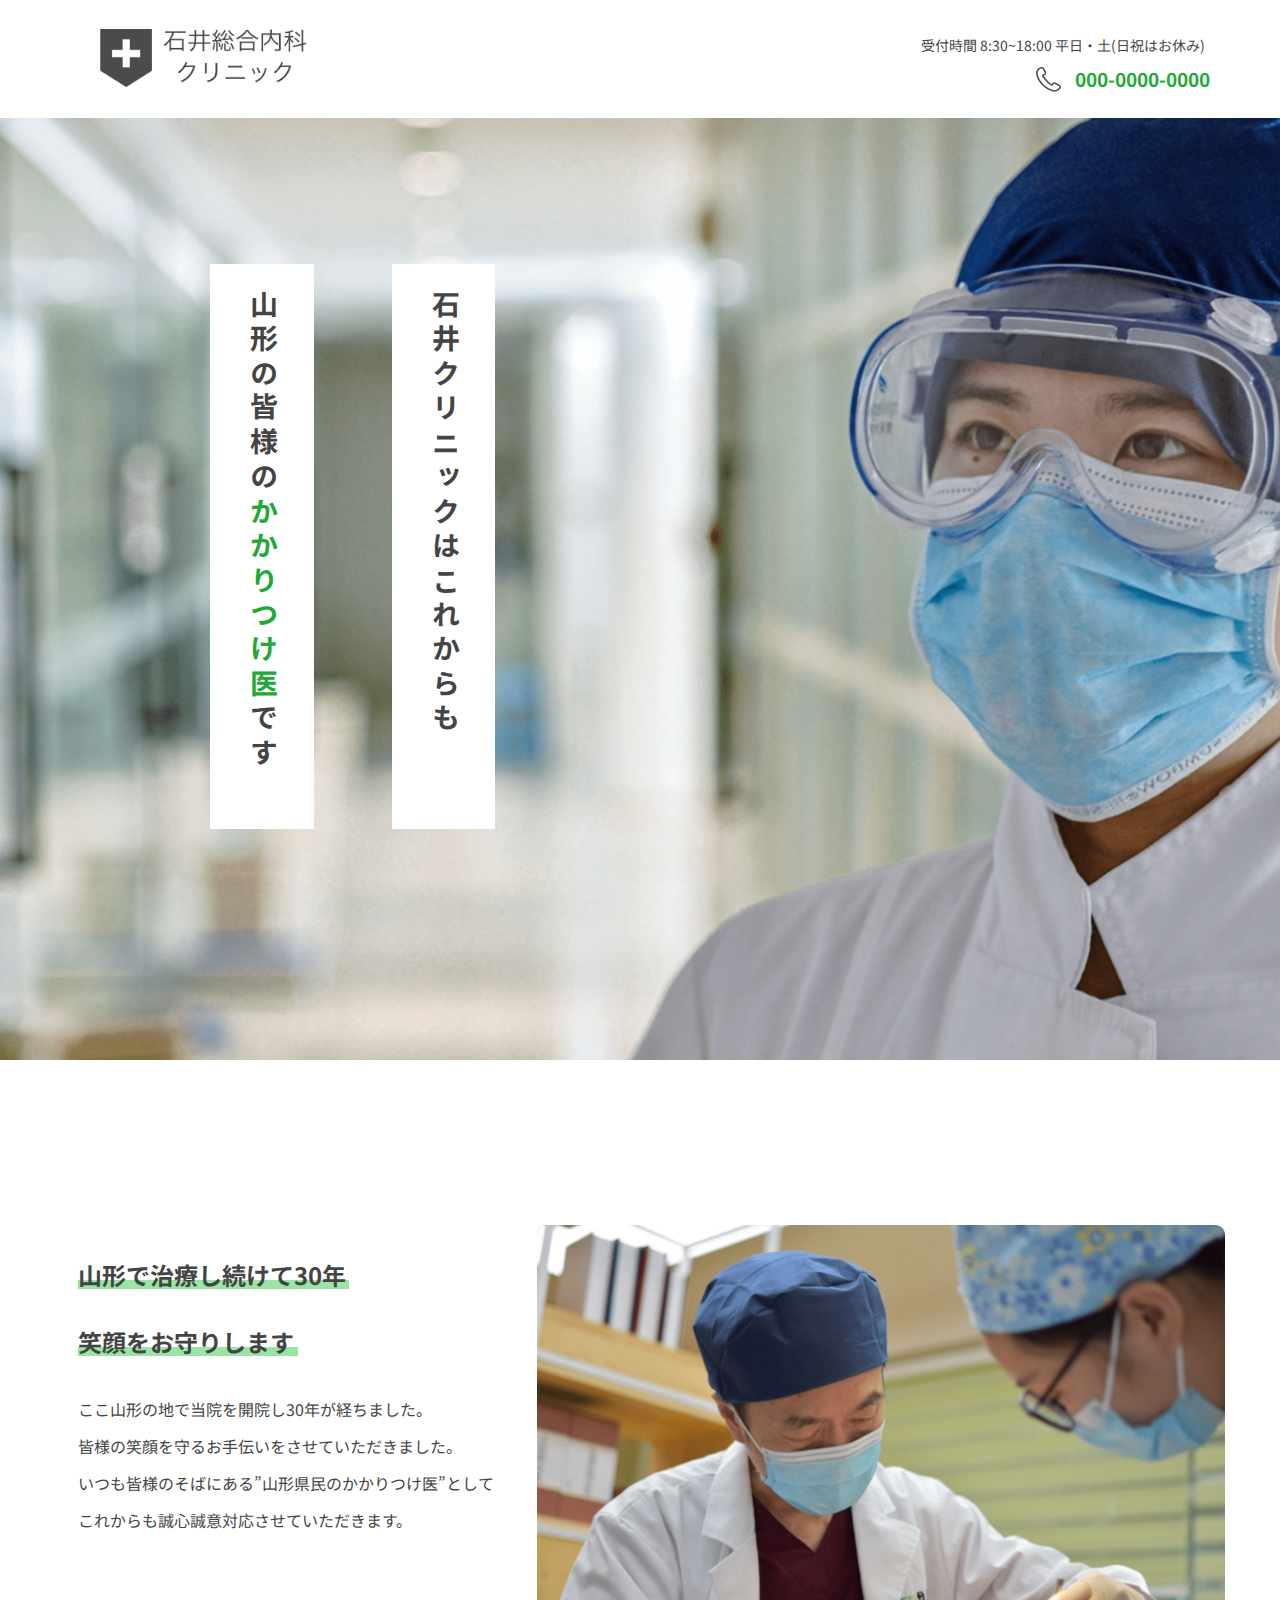
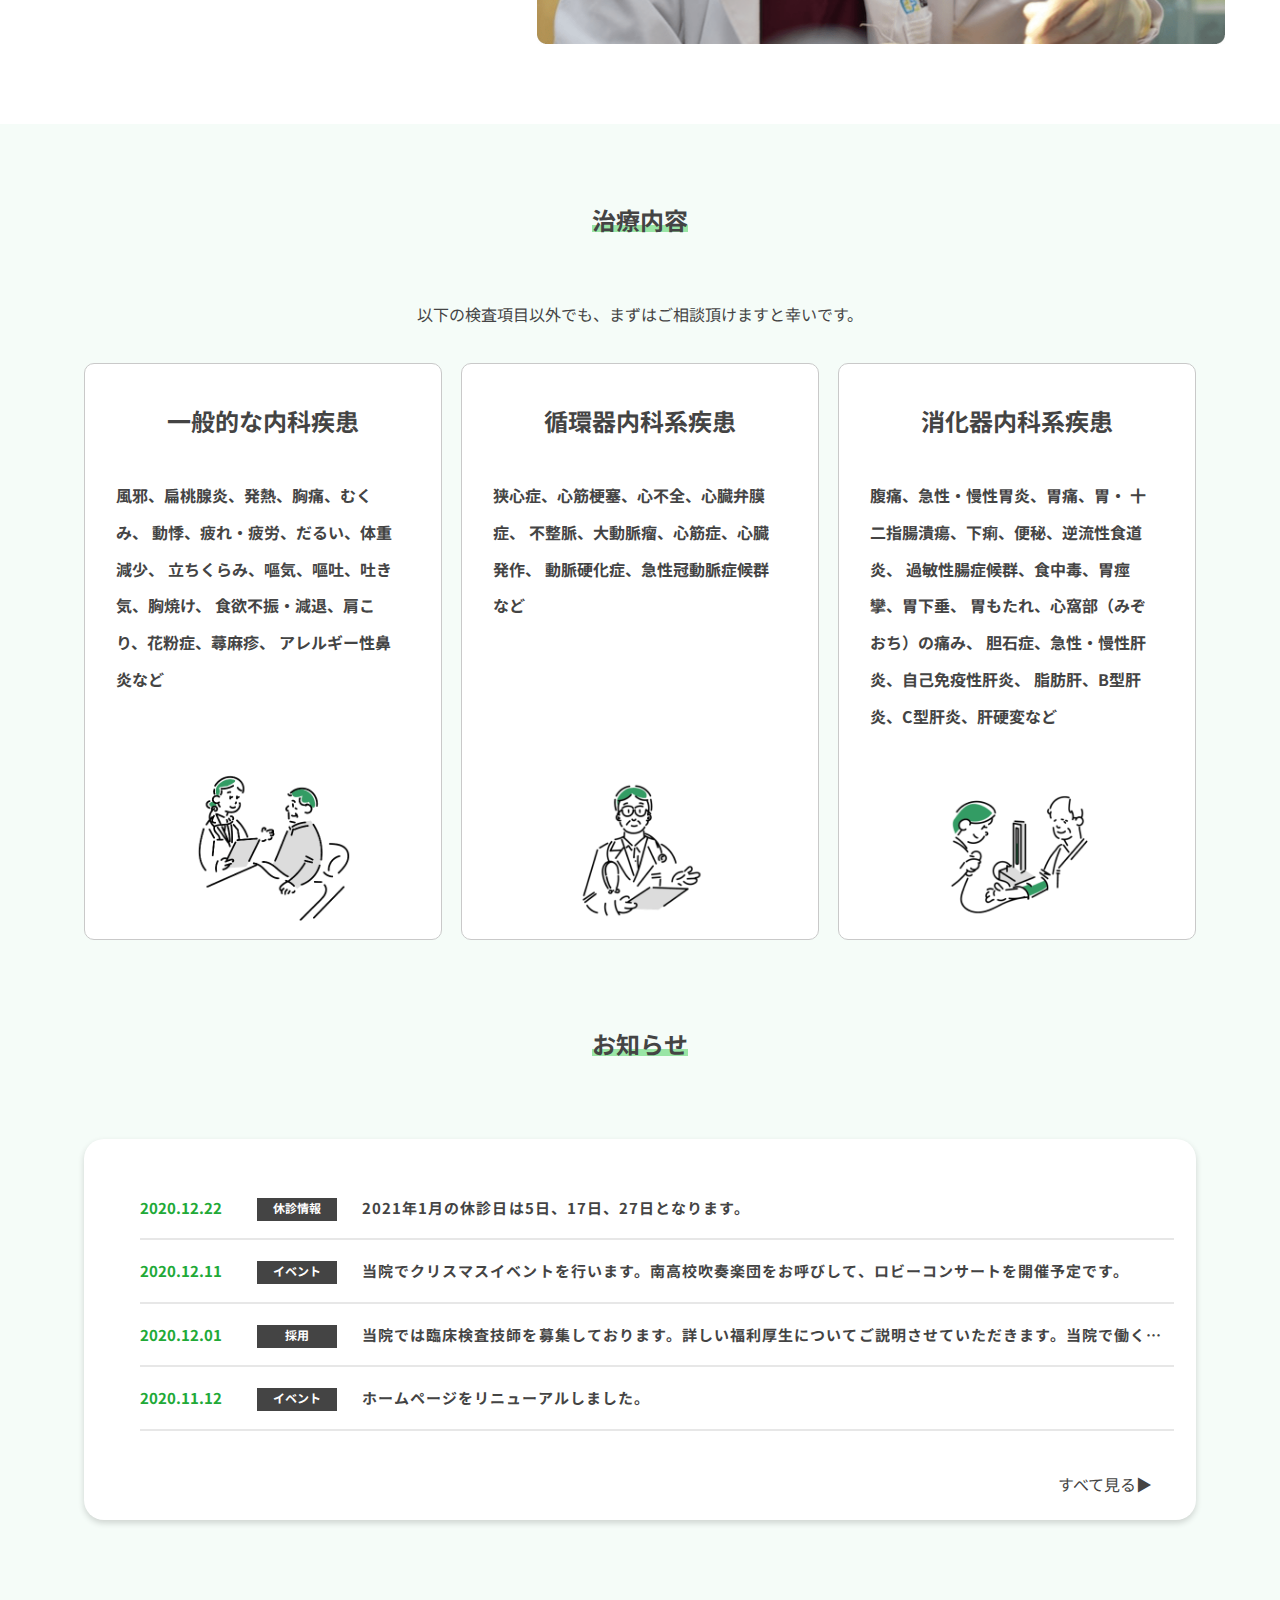
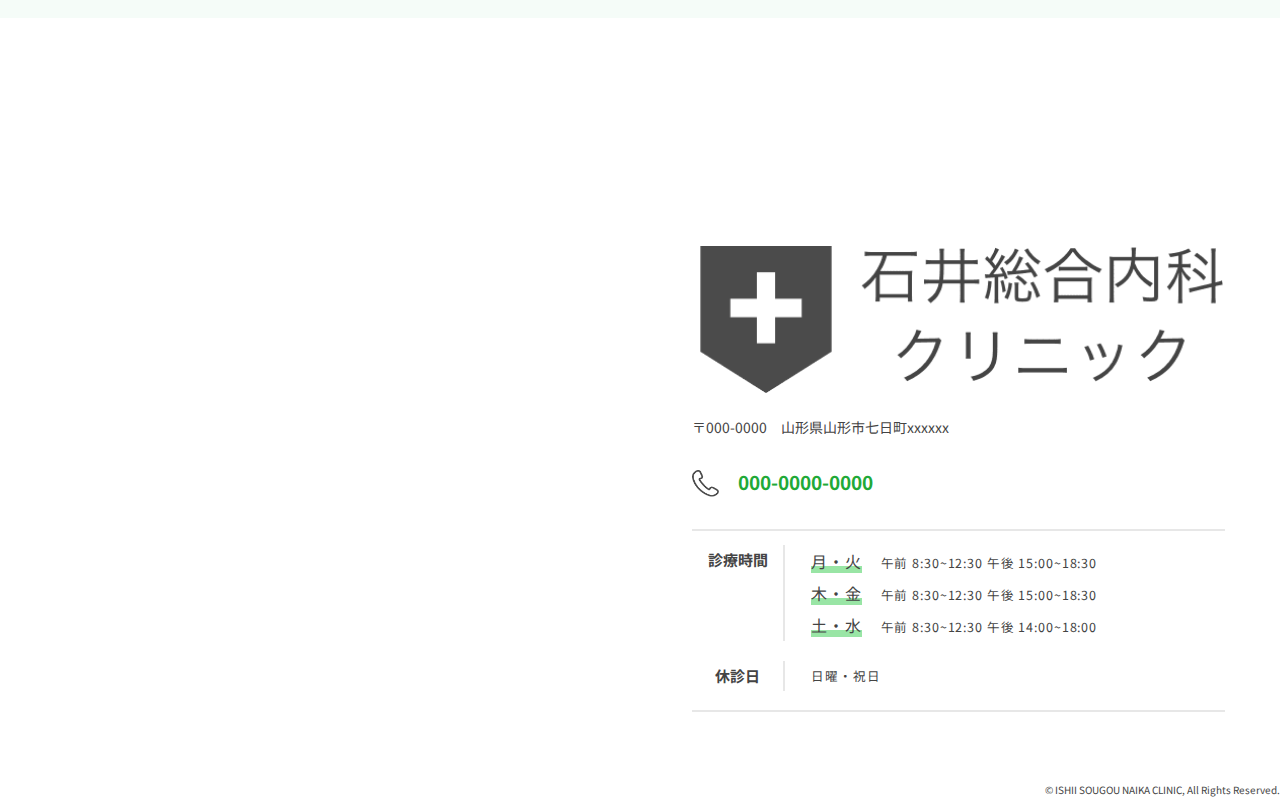
<file: index.html>
<!DOCTYPE html>
<html lang="ja" dir="ltl">
  <head>
    <link rel="stylesheet" href="css/style.css" />
    <link rel="icon" href="画像/img/favicon.ico" id="favicon" />
    <meta charset="UTF-8" />
    <meta http-equiv="X-UA-Compatible" content="IE=edge" />
    <meta name="format-detection" content="telephone=no" />
    <meta name="viewport" content="width=device-width, initial-scale=1.0" />
    <meta name="robots" content="noindex , nofollow" />
    <style>
      @import url("https://fonts.googleapis.com/css2?family=Noto+Sans+JP:wght@400;700&display=swap");
    </style>
    <title>石井総合内科クリニック</title>
  </head>
  <body>
    <header class="l-header">
      <div class="l-header__inner">
        <a href="#">
          <img src="画像/img/グループ 1.png" alt="site-logo" />
        </a>
        <div class="l-header__connect">
          <p>受付時間 8:30~18:00 平日・土(日祝はお休み)</p>
          <div class="l-header__connect-tel">
            <img src="画像/img/受話器の線画アイコン.png" alt="telアイコン" />
            <h4 class="u-fsg">000-0000-0000</h4>
          </div>
        </div>
      </div>
    </header>
    <main>
      <div class="l-contents">
        <div class="p-fv">
          <h1>石井クリニックはこれからも</h1>
          <h1>山形の皆様の<span class="u-fsg">かかりつけ医</span>です</h1>
        </div>
        <article class="p-article__2colum f-wrapper">
          <div class="p-article__2colum-left">
            <h2 class="u-fsug">山形で治療し続けて30年</h2>
            <h2 class="u-fsug">笑顔をお守りします</h2>
            <p>
              ここ山形の地で当院を開院し30年が経ちました。<br />
              皆様の笑顔を守るお手伝いをさせていただきました。<br />
              いつも皆様のそばにある”山形県民のかかりつけ医”として<br />
              これからも誠心誠意対応させていただきます。
            </p>
          </div>
          <div class="p-article__2colum-right">
            <img src="画像/img/belief.png" alt="belief" />
          </div>
        </article>
        <div class="p-article__bg">
          <article class="p-article__about f-wrapper">
            <h3>治療内容</h3>
            <p>以下の検査項目以外でも、まずはご相談頂けますと幸いです。</p>
            <ul class="p-article__about-3colum">
              <li class="p-article__about-3colum1">
                <h3>一般的な内科疾患</h3>
                <p>
                  風邪、扁桃腺炎、発熱、胸痛、むくみ、
                  動悸、疲れ・疲労、だるい、体重減少、
                  立ちくらみ、嘔気、嘔吐、吐き気、胸焼け、
                  食欲不振・減退、肩こり、花粉症、蕁麻疹、 アレルギー性鼻炎など
                </p>
                <img src="画像/img/g0108.png" alt="g0092" />
              </li>
              <li class="p-article__about-3colum1">
                <h3>循環器内科系疾患</h3>
                <p>
                  狭心症、心筋梗塞、心不全、心臓弁膜症、
                  不整脈、大動脈瘤、心筋症、心臓発作、
                  動脈硬化症、急性冠動脈症候群など
                </p>
                <img src="画像/img/g0099.png" alt="g0099" />
              </li>
              <li class="p-article__about-3colum1">
                <h3>消化器内科系疾患</h3>
                <p>
                  腹痛、急性・慢性胃炎、胃痛、胃・
                  十二指腸潰瘍、下痢、便秘、逆流性食道炎、
                  過敏性腸症候群、食中毒、胃痙攣、胃下垂、
                  胃もたれ、心窩部（みぞおち）の痛み、
                  胆石症、急性・慢性肝炎、自己免疫性肝炎、
                  脂肪肝、B型肝炎、C型肝炎、肝硬変など
                </p>
                <img src="画像/img/g0092.png" alt="g0108" />
              </li>
            </ul>
          </article>
          <article class="p-article__news f-wrapper">
            <h3>お知らせ</h3>
            <div class="p-article__news-cel">
              <dl>
                <dt class="u-fsg">
                  2020.12.22
                  <div class="c-button">休診情報</div>
                </dt>
                <dd>2021年1月の休診日は5日、17日、27日となります。</dd>
                <dt class="u-fsg">
                  2020.12.11
                  <div class="c-button">イベント</div>
                </dt>
                <dd>
                  当院でクリスマスイベントを行います。南高校吹奏楽団をお呼びして、ロビーコンサートを開催予定です。
                </dd>
                <dt class="u-fsg">
                  2020.12.01
                  <div class="c-button">採用</div>
                </dt>
                <dd>
                  当院では臨床検査技師を募集しております。詳しい福利厚生についてご説明させていただきます。当院で働く…
                </dd>
                <dt class="u-fsg">
                  2020.11.12
                  <div class="c-button">イベント</div>
                </dt>
                <dd>ホームページをリニューアルしました。</dd>
              </dl>
              <p><a href="#">すべて見る▶︎</a></p>
            </div>
          </article>
        </div>
        <article class="p-article__add f-wrapper">
          <div class="p-article__add-left">
            <iframe
              src="https://www.google.com/maps/embed?pb=!1m10!1m8!1m3!1d820714.912737748!2d137.8772847849335!3d36.53198159340246!3m2!1i1024!2i768!4f13.1!5e0!3m2!1sja!2sjp!4v1663464127032!5m2!1sja!2sjp"
              class="c-gmap"
              width="600"
              height="450"
              style="border: 0"
              allowfullscreen=""
              loading="lazy"
              referrerpolicy="no-referrer-when-downgrade"
            ></iframe>
          </div>
          <div class="p-article__add-right">
            <img src="画像/img/グループ 2.png" alt="logo" />
            <div class="p-article__add-right__1">
              <p>〒000-0000</p>
              <p>山形県山形市七日町xxxxxx</p>
            </div>
            <div class="p-article__add-right__tel">
              <img src="画像/img/受話器の線画アイコン.png" alt="telアイコン" />
              <h4 class="u-fsg">000-0000-0000</h4>
            </div>
            <dl class="p-article__add-right__open">
              <dt>診療時間</dt>
              <dd>
                <span class="u-fsug2">月・火</span>
                午前 8:30~12:30 午後 15:00~18:30<br />

                <span class="u-fsug2">木・金</span>
                午前 8:30~12:30 午後 15:00~18:30<br />

                <span class="u-fsug2">土・水</span>
                午前 8:30~12:30 午後 14:00~18:00<br />
              </dd>
              <dt>休診日</dt>
              <dd>日曜・祝日</dd>
            </dl>
          </div>
        </article>
      </div>
    </main>
    <div class="l-footer">
      <p>© ISHII SOUGOU NAIKA CLINIC, All Rights Reserved.</p>
    </div>
  </body>
</html>
</file>
<file: css/style.css>
@charset "UTF-8";
body {
  background-color: #fff;
  color: #444444;
  list-style: none;
}
body img {
  width: 100%;
  object-fit: cover;
}
body li {
  font-size: 1.6rem;
  line-height: 1.1875;
  letter-spacing: 0em;
  font-weight: bold;
  font-family: "Noto Sans JP", sans-serif;
}
body a {
  color: #444444;
}
body h1 {
  font-size: 2.8rem;
  line-height: 1.2142857143;
  letter-spacing: 0.23em;
  font-family: "Noto Sans JP", sans-serif;
  font-weight: bold;
  writing-mode: vertical-rl;
  background-color: #fff;
}
body h2 {
  font-size: 2.4rem;
  line-height: 1.2083333333;
  letter-spacing: 0em;
  font-family: "Noto Sans JP", sans-serif;
  font-weight: bold;
}
body h3 {
  font-size: 2.4rem;
  line-height: 1;
  letter-spacing: 0em;
  font-family: "Noto Sans JP", sans-serif;
}
body h4 {
  font-size: 1.9rem;
  line-height: 1.2631578947;
  letter-spacing: 0em;
  font-family: "Noto Sans JP", sans-serif;
}
@media (max-width: 599px) {
  body h4 {
    font-size: 3rem;
  }
}
body h5 {
  font-size: 1.6rem;
  line-height: 1.875;
  letter-spacing: 0.004em;
  font-weight: bold;
  font-family: "Noto Sans JP", sans-serif;
  color: white;
}
body p {
  font-size: 1.6rem;
  line-height: 2;
  letter-spacing: 0em;
  font-family: "Noto Sans JP", sans-serif;
}
body dt {
  font-size: 1.3rem;
  line-height: 1;
  letter-spacing: 0em;
  font-weight: bold;
  font-family: "Noto Sans JP", sans-serif;
}
body dd {
  font-size: 1.5rem;
  line-height: 1;
  letter-spacing: 0.07em;
  font-family: "Noto Sans JP", sans-serif;
}

html {
  font-size: 62.5% !important;
}

html,
body,
div,
span,
object,
iframe,
h1,
h2,
h3,
h4,
h5,
h6,
p,
blockquote,
pre,
abbr,
address,
cite,
code,
del,
dfn,
em,
img,
ins,
kbd,
q,
samp,
small,
strong,
sub,
sup,
var,
b,
i,
dl,
dt,
dd,
ol,
ul,
li,
fieldset,
form,
label,
legend,
table,
caption,
tbody,
tfoot,
thead,
tr,
th,
td,
article,
aside,
canvas,
details,
figcaption,
figure,
footer,
header,
hgroup,
menu,
nav,
section,
summary,
time,
mark,
audio,
video {
  margin: 0;
  padding: 0;
  border: 0;
  outline: 0;
  font-size: 100%;
  vertical-align: baseline;
}

article,
aside,
details,
figcaption,
figure,
footer,
header,
hgroup,
menu,
nav,
section {
  display: block;
}

nav ul {
  list-style: none;
}

blockquote,
q {
  quotes: none;
}

blockquote:before,
blockquote:after {
  content: "";
  content: none;
}

q:before,
q:after {
  content: "";
  content: none;
}

a {
  margin: 0;
  padding: 0;
  font-size: 100%;
  vertical-align: baseline;
  background: transparent;
}

/* change colors to suit your needs */
ins {
  background-color: #ff9;
  color: #000;
  text-decoration: none;
}

/* change colors to suit your needs */
mark {
  background-color: #ff9;
  color: #000;
  font-style: italic;
  font-weight: bold;
}

del {
  text-decoration: line-through;
}

abbr[title],
dfn[title] {
  border-bottom: 1px dotted;
  cursor: help;
}

table {
  border-collapse: collapse;
  border-spacing: 0;
}

/* change border color to suit your needs */
hr {
  display: block;
  height: 1px;
  border: 0;
  border-top: 1px solid #cccccc;
  margin: 1em 0;
  padding: 0;
}

input,
select {
  vertical-align: middle;
}

* {
  list-style-type: none;
  text-decoration: none;
}

.f-wrapper {
  max-width: 1170px;
  margin: 0 auto;
}

.l-footer {
  width: 100%;
}
.l-footer p {
  font-size: 1rem;
  text-align: end;
  margin-top: 18px;
}

.l-header {
  width: 100%;
  background-color: #fff;
}
.l-header__inner {
  max-width: 1180px;
  margin: 19px auto;
  display: flex;
  justify-content: space-between;
}
@media (max-width: 599px) {
  .l-header__inner {
    flex-direction: column;
    text-align: center;
  }
}
.l-header__inner a {
  width: 210px;
  margin: 10px 4%;
}
@media (max-width: 599px) {
  .l-header__inner a {
    width: 85%;
    margin: 0 auto;
  }
}
.l-header__inner img {
  width: 100%;
}
.l-header__connect {
  margin-top: 12px;
  margin-right: 20px;
}
@media (max-width: 599px) {
  .l-header__connect {
    margin-right: 0;
  }
}
.l-header__connect p {
  font-size: 1.4rem;
  margin-right: 5px;
  white-space: nowrap;
}
@media (max-width: 599px) {
  .l-header__connect p {
    text-align: center;
  }
}
.l-header__connect-tel {
  display: flex;
  justify-content: flex-end;
  margin-top: 8px;
}
@media (max-width: 599px) {
  .l-header__connect-tel {
    justify-content: center;
  }
}
.l-header__connect-tel img {
  width: 25px;
  height: 25px;
  margin: 0 5% 0 0;
}
@media (max-width: 599px) {
  .l-header__connect-tel img {
    width: 35px;
    height: 35px;
    margin: 0 2% 0 0;
  }
}
@media (max-width: 599px) {
  .l-header__connect-tel h4 {
    margin: auto 0;
    white-space: nowrap;
  }
}

.p-article__2colum {
  display: flex;
  margin-top: 165px;
}
@media (max-width: 1025px) {
  .p-article__2colum {
    flex-direction: column;
    margin-bottom: 165px;
  }
}
.p-article__2colum-left {
  width: 40%;
  margin-left: 2%;
  margin-top: 35px;
}
@media (max-width: 1025px) {
  .p-article__2colum-left {
    width: 100%;
    margin-left: 0;
    text-align: center;
  }
}
.p-article__2colum-left h2 {
  width: 271px;
}
.p-article__2colum-left h2:nth-of-type(2) {
  margin-top: 38px;
  width: 220px;
}
@media (max-width: 768px) {
  .p-article__2colum-left h2 {
    margin: 0 auto;
  }
}
.p-article__2colum-left p {
  margin-top: 35px;
  line-height: 2.3;
}
.p-article__2colum-right {
  width: 60%;
}
@media (max-width: 1025px) {
  .p-article__2colum-right {
    width: 100%;
    text-align: center;
    margin-top: 50px;
  }
}
.p-article__bg {
  background: #f5fcf8;
  padding: 84px;
  margin-top: 78px;
}
@media (max-width: 599px) {
  .p-article__bg {
    padding: 4%;
  }
}
.p-article__about > h3 {
  background: linear-gradient(transparent 70%, #99e5a5 0%);
  width: 96px;
  margin: 0 auto;
}
.p-article__about > p {
  text-align: center;
  margin-top: 66px;
}
.p-article__about-3colum {
  display: flex;
  justify-content: space-between;
  margin-top: 33px;
}
@media (max-width: 1025px) {
  .p-article__about-3colum {
    flex-direction: column;
  }
}
.p-article__about-3colum1 {
  width: 32%;
  border: 1px solid #c9c9c9;
  display: flex;
  flex-direction: column;
  border-radius: 10px;
  background-color: #fff;
}
@media (max-width: 1025px) {
  .p-article__about-3colum1 {
    width: 100%;
    margin-top: 40px;
  }
}
.p-article__about-3colum1 > h3 {
  text-align: center;
  margin-top: 45px;
}
.p-article__about-3colum1 > p {
  line-height: 2.3;
  font-size: 1.6rem;
  margin: 44px 38px 26px 31px;
}
.p-article__about-3colum1 > img {
  width: 50%;
  margin: auto;
  align-items: flex-end;
  margin-bottom: 0;
}
.p-article__news {
  margin-top: 92px;
  padding-bottom: 14px;
}
.p-article__news > h3 {
  width: 96px;
  margin: 0 auto;
  background: linear-gradient(transparent 70%, #99e5a5 0%);
}
.p-article__news-cel {
  border-radius: 20px;
  background: #fff;
  box-shadow: 0 3px 6px rgba(0, 0, 0, 0.16);
}
.p-article__news-cel dl {
  display: flex;
  flex-wrap: wrap;
  margin-top: 83px;
  padding: 38px 0 37px;
}
.p-article__news-cel dt {
  display: flex;
  width: 20%;
  margin-left: 5%;
  border-bottom: 2px solid #e7e7e7;
  line-height: 4.1;
  font-size: 1.5rem;
}
@media (max-width: 1025px) {
  .p-article__news-cel dt {
    border-bottom: none;
    width: 50%;
  }
}
.p-article__news-cel dd {
  width: 73%;
  margin-top: 20px;
  border-bottom: 2px solid #e7e7e7;
  padding-left: 0px;
  line-height: 1.5;
  font-weight: bold;
}
@media (max-width: 1025px) {
  .p-article__news-cel dd {
    width: 100%;
    margin: 4px 4% 4px 5%;
    padding-left: 0;
  }
}
.p-article__news-cel p {
  text-align: end;
  padding-bottom: 20px;
}
.p-article__news-cel p a {
  width: 100px;
  margin-right: 4%;
}
.p-article__add {
  padding: 228px 0 50px 0;
  display: flex;
}
@media (max-width: 599px) {
  .p-article__add {
    padding: 228px 0 0 0;
  }
}
@media (max-width: 1025px) {
  .p-article__add {
    flex-direction: column-reverse;
  }
}
.p-article__add-left {
  width: 55%;
}
@media (max-width: 1025px) {
  .p-article__add-left {
    width: 100%;
    margin-top: 20px;
  }
}
.p-article__add-right {
  margin-left: 3.4%;
  width: 49%;
}
@media (max-width: 1025px) {
  .p-article__add-right {
    width: 100%;
    text-align: center;
    margin-left: 0%;
  }
}
@media (max-width: 1025px) {
  .p-article__add-right img {
    width: 83%;
  }
}
.p-article__add-right__1 {
  display: flex;
  margin-top: 18px;
}
@media (max-width: 1025px) {
  .p-article__add-right__1 {
    justify-content: center;
    margin-top: 30px;
  }
}
.p-article__add-right__1 p {
  font-size: 1.4rem;
}
.p-article__add-right__1 p:nth-of-type(2) {
  margin-left: 14px;
}
.p-article__add-right__tel {
  display: flex;
  margin-top: 29px;
}
@media (max-width: 1025px) {
  .p-article__add-right__tel {
    justify-content: center;
  }
}
@media (max-width: 1025px) {
  .p-article__add-right__tel h4 {
    font-size: 2.9rem;
    align-items: center;
    margin: auto 0;
  }
}
.p-article__add-right__tel img {
  width: 5%;
  margin: 0 3.5% 0 0;
}
@media (max-width: 768px) {
  .p-article__add-right__tel img {
    width: 8%;
  }
}
@media (max-width: 599px) {
  .p-article__add-right__tel img {
    width: 10%;
  }
}
.p-article__add-right__open {
  display: flex;
  flex-wrap: wrap;
  margin-top: 32px;
  padding: 14px 0 19px 0;
  border-top: 2px solid #e7e7e7;
  border-bottom: 2px solid #e7e7e7;
}
@media (max-width: 1025px) {
  .p-article__add-right__open {
    width: 80%;
    margin: 20px auto;
  }
}
@media (max-width: 768px) {
  .p-article__add-right__open {
    width: 90%;
  }
}
@media (max-width: 599px) {
  .p-article__add-right__open {
    width: 100%;
  }
}
.p-article__add-right__open dt {
  width: 17%;
  font-size: 1.5rem;
  line-height: 2;
  border-right: 2px solid #e7e7e7;
  text-align: center;
}
.p-article__add-right__open dt:nth-of-type(2) {
  margin-top: 20px;
}
@media (max-width: 1025px) {
  .p-article__add-right__open dt {
    margin: auto 0;
  }
}
@media (max-width: 599px) {
  .p-article__add-right__open dt {
    width: 100%;
    border-right: none;
  }
}
.p-article__add-right__open dd {
  width: 76%;
  line-height: 2;
  flex-wrap: wrap;
  font-size: 1.25rem;
  margin-left: 26px;
}
@media (max-width: 599px) {
  .p-article__add-right__open dd {
    width: 100%;
    border-right: none;
  }
}
.p-article__add-right__open dd > span {
  margin-right: 15px;
}
.p-article__add-right__open dd:nth-of-type(2) {
  margin-top: 22px;
  margin-left: 26px;
}
@media (max-width: 599px) {
  .p-article__add-right__open dd:nth-of-type(2) {
    margin-top: 0;
    margin-left: 0;
  }
}

.p-fv {
  height: 942px;
  background-image: url(../画像/img/fv.png);
  background-position: center;
  background-size: cover;
  background-repeat: no-repeat;
}
@media (max-width: 1025px) {
  .p-fv {
    background-position: 69%;
  }
}
.p-fv h1:nth-of-type(1) {
  position: absolute;
  top: 264px;
  left: 392px;
  padding: 25px 32px 40px 37px;
  height: 500px;
}
@media (max-width: 1025px) {
  .p-fv h1:nth-of-type(1) {
    left: 242px;
  }
}
@media (max-width: 768px) {
  .p-fv h1:nth-of-type(1) {
    left: 205px;
  }
}
@media (max-width: 599px) {
  .p-fv h1:nth-of-type(1) {
    font-size: 1.8rem;
    top: 686px;
    left: 150px;
    height: 350px;
    padding: 15px;
  }
}
.p-fv h1:nth-of-type(2) {
  position: absolute;
  top: 264px;
  left: 210px;
  padding: 25px 33px 40px 37px;
  height: 500px;
}
@media (max-width: 1025px) {
  .p-fv h1:nth-of-type(2) {
    left: 60px;
  }
}
@media (max-width: 599px) {
  .p-fv h1:nth-of-type(2) {
    font-size: 2rem;
    top: 686px;
    height: 350px;
    padding: 15px;
  }
}

.c-button {
  width: 80px;
  height: 15px;
  font-size: 12px;
  color: #fff;
  background-color: #444;
  padding: 4px 0px;
  text-align: center;
  margin-right: 10px;
  margin-left: 16%;
  margin-top: 21px;
  line-height: 1;
  white-space: nowrap;
}

.c-gmap {
  width: 100% !important;
  height: 443px;
}

.u-fsg {
  color: #21a937;
}
.u-fsug {
  background: linear-gradient(transparent 70%, #99e5a5 0%);
}
.u-fsug2 {
  background: linear-gradient(transparent 70%, #99e5a5 0%);
  font-size: 1.6rem;
}/*# sourceMappingURL=style.css.map */
</file>
